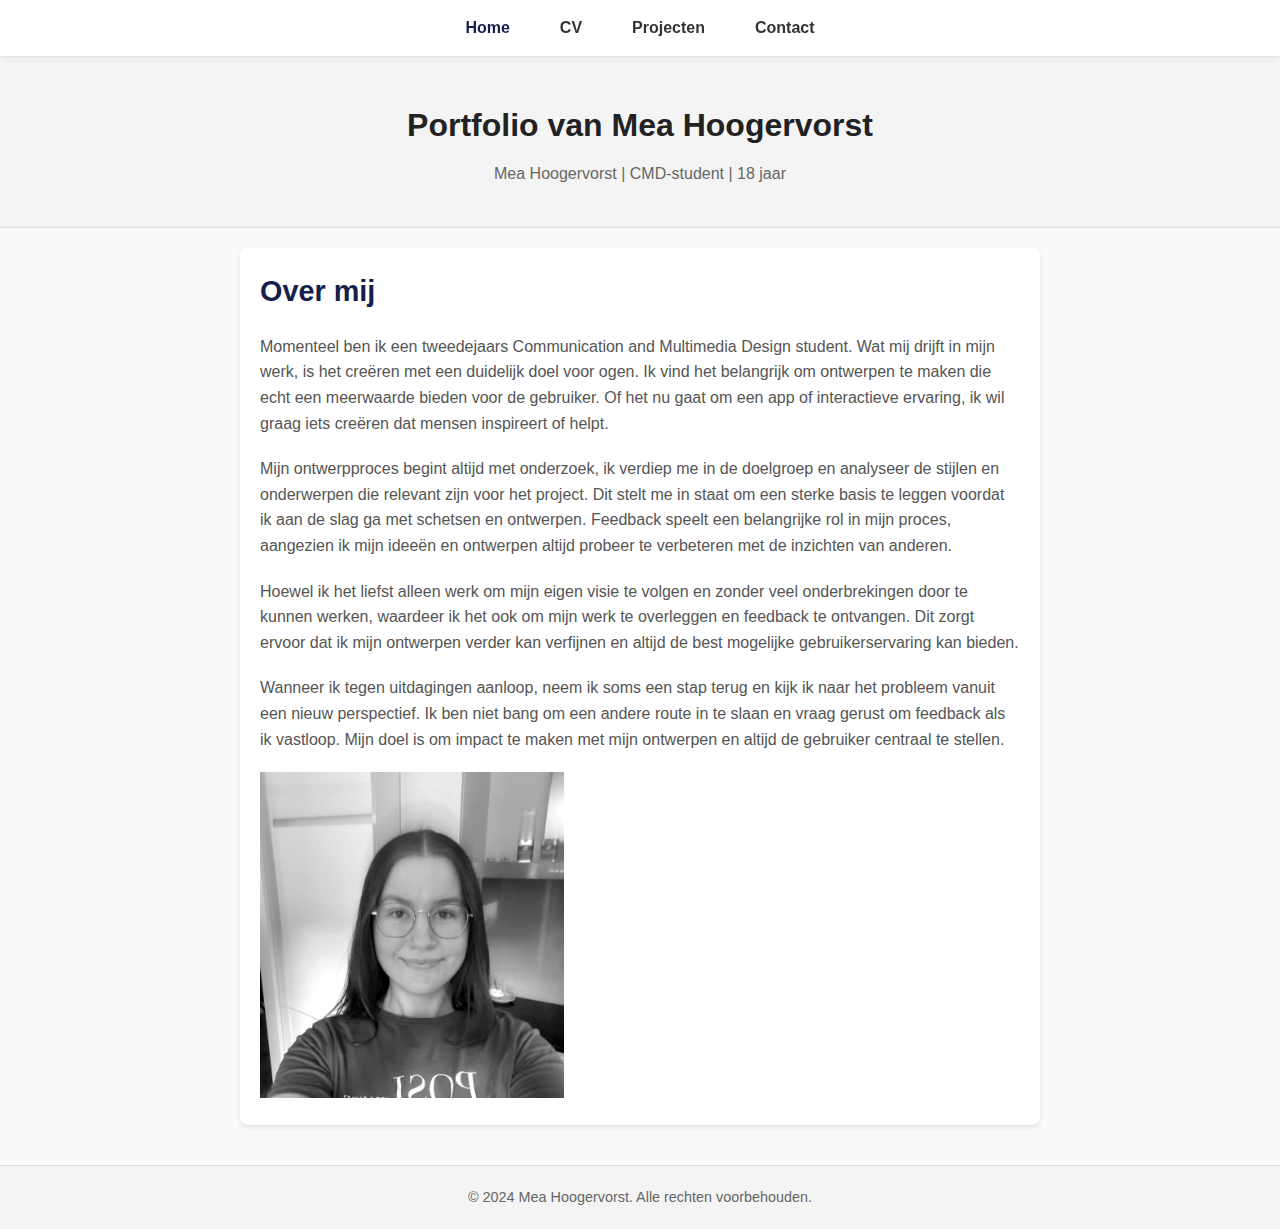
<file: index.html>
<!DOCTYPE html>
<html lang="nl">

<head>
    <meta charset="UTF-8">
    <meta name="viewport" content="width=device-width, initial-scale=1.0">
    <title>Mea Hoogervorst Portfolio</title>
    <link rel="stylesheet" href="style.css">
</head>

<body>
    <nav>
        <ul>
            <li><a href="index.html" class="active">Home</a></li>
            <li><a href="about.html">CV</a></li>
            <li><a href="projects.html">Projecten</a></li>
            <li><a href="contact.html">Contact</a></li>
        </ul>
    </nav>
    <header>
        <h1>Portfolio van Mea Hoogervorst</h1>
        <p> Mea Hoogervorst | CMD-student | 18 jaar </p>
    </header>
    <main>
        <h2>Over mij</h2>
        <section class="home">
            <p>Momenteel ben ik een tweedejaars Communication and Multimedia Design student. Wat mij drijft in mijn
                werk, is het creëren met een duidelijk doel voor ogen. Ik vind het belangrijk om ontwerpen te maken die
                echt een meerwaarde bieden voor de gebruiker. Of het nu gaat om een app of interactieve ervaring, ik wil
                graag iets creëren dat mensen inspireert of helpt.</p>
            <p>Mijn ontwerpproces begint altijd met onderzoek, ik verdiep me in de doelgroep en analyseer de stijlen en
                onderwerpen die relevant zijn voor het project. Dit stelt me in staat om een sterke basis te leggen
                voordat ik aan de slag ga met schetsen en ontwerpen. Feedback speelt een belangrijke rol in mijn proces,
                aangezien ik mijn ideeën en ontwerpen altijd probeer te verbeteren met de inzichten van anderen.</p>
            <p> Hoewel ik het liefst alleen werk om mijn eigen visie te volgen en zonder veel onderbrekingen door te
                kunnen werken, waardeer ik het ook om mijn werk te overleggen en feedback te ontvangen. Dit zorgt ervoor
                dat ik mijn ontwerpen verder kan verfijnen en altijd de best mogelijke gebruikerservaring kan bieden.
            </p>
            <p>Wanneer ik tegen uitdagingen aanloop, neem ik soms een stap terug en kijk ik naar het probleem vanuit een
                nieuw perspectief. Ik ben niet bang om een andere route in te slaan en vraag gerust om feedback als ik
                vastloop. Mijn doel is om impact te maken met mijn ontwerpen en altijd de gebruiker centraal te stellen.
            </p>
            <img src="bestanden/foto.jpg" alt="foto">
        </section>
    </main>
    <footer>
        <p>&copy; 2024 Mea Hoogervorst. Alle rechten voorbehouden.</p>
    </footer>
</body>

</html>
</file>
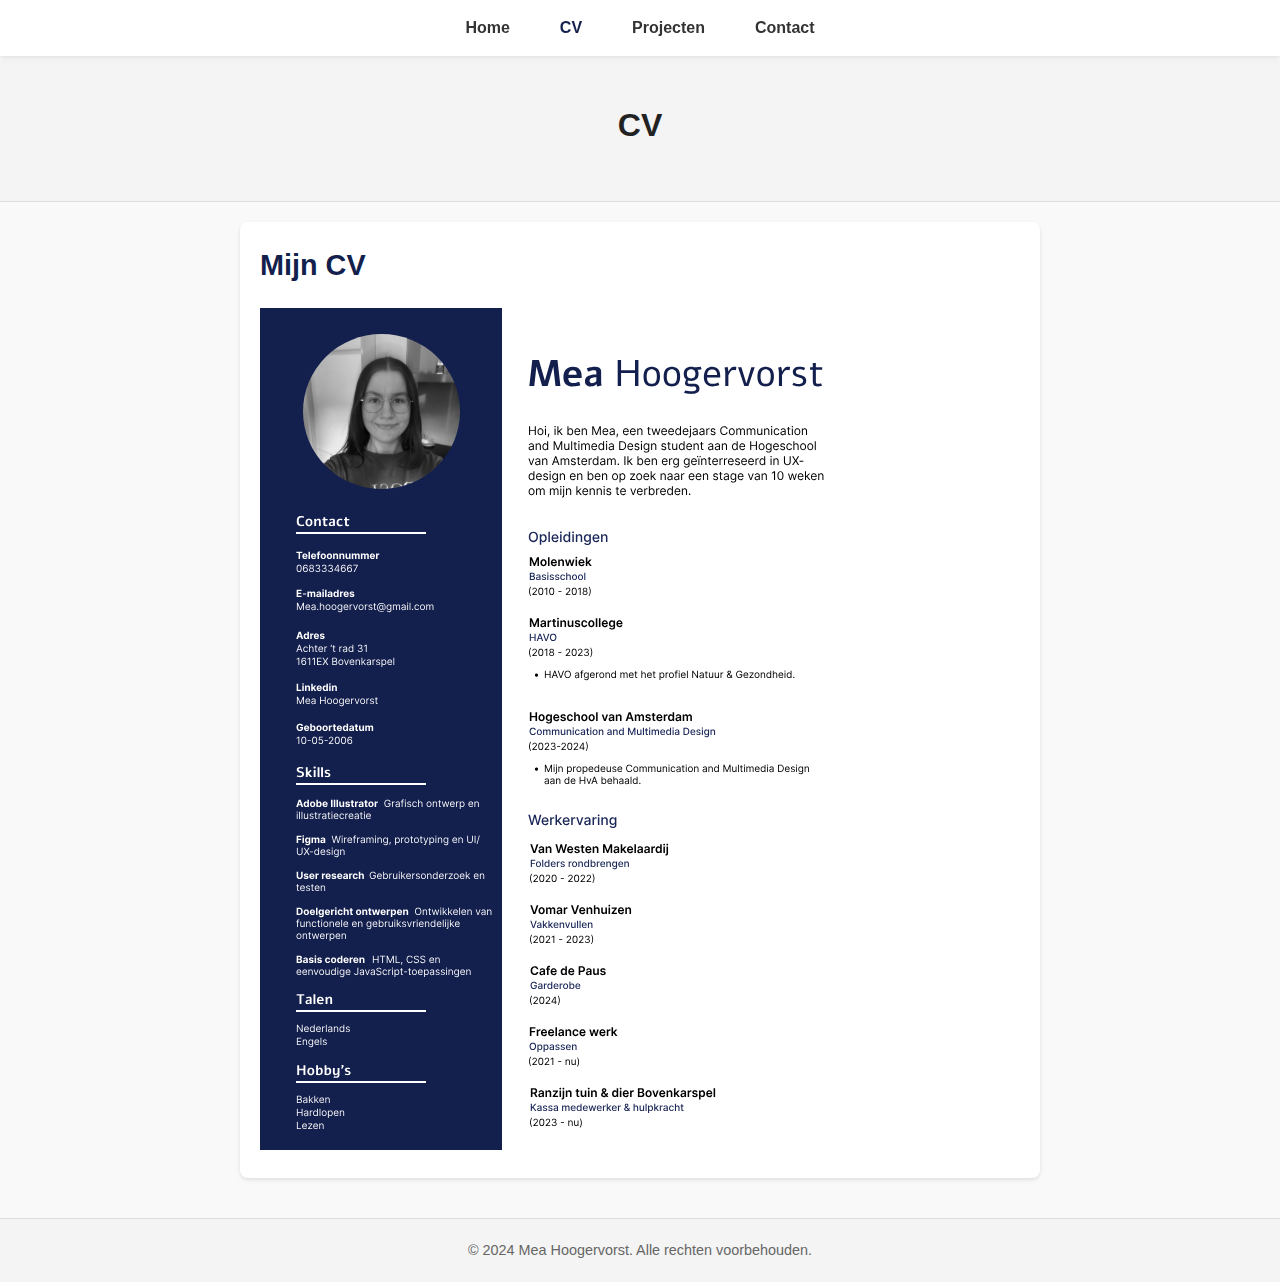
<file: about.html>
<!DOCTYPE html>
<html lang="nl">
<head>
    <meta charset="UTF-8">
    <meta name="viewport" content="width=device-width, initial-scale=1.0">
    <title>Portfolio CMD Student - Over mij</title>
    <link rel="stylesheet" href="style.css">
</head>
<body>
    <nav>
        <ul>
            <li><a href="index.html">Home</a></li>
            <li><a href="about.html" class="active">CV</a></li>
            <li><a href="projects.html">Projecten</a></li>
            <li><a href="contact.html">Contact</a></li>
        </ul>
    </nav>
    <header>
        <h1>CV</h1>
    </header>
    <main>
        <h2>Mijn CV</h2>
        <img src="bestanden/Mea Hoogervorst CV.svg" alt="CV">
    </main>
    <footer>
        <p>&copy; 2024 Mea Hoogervorst. Alle rechten voorbehouden.</p>
    </footer>
</body>
</html>
</file>
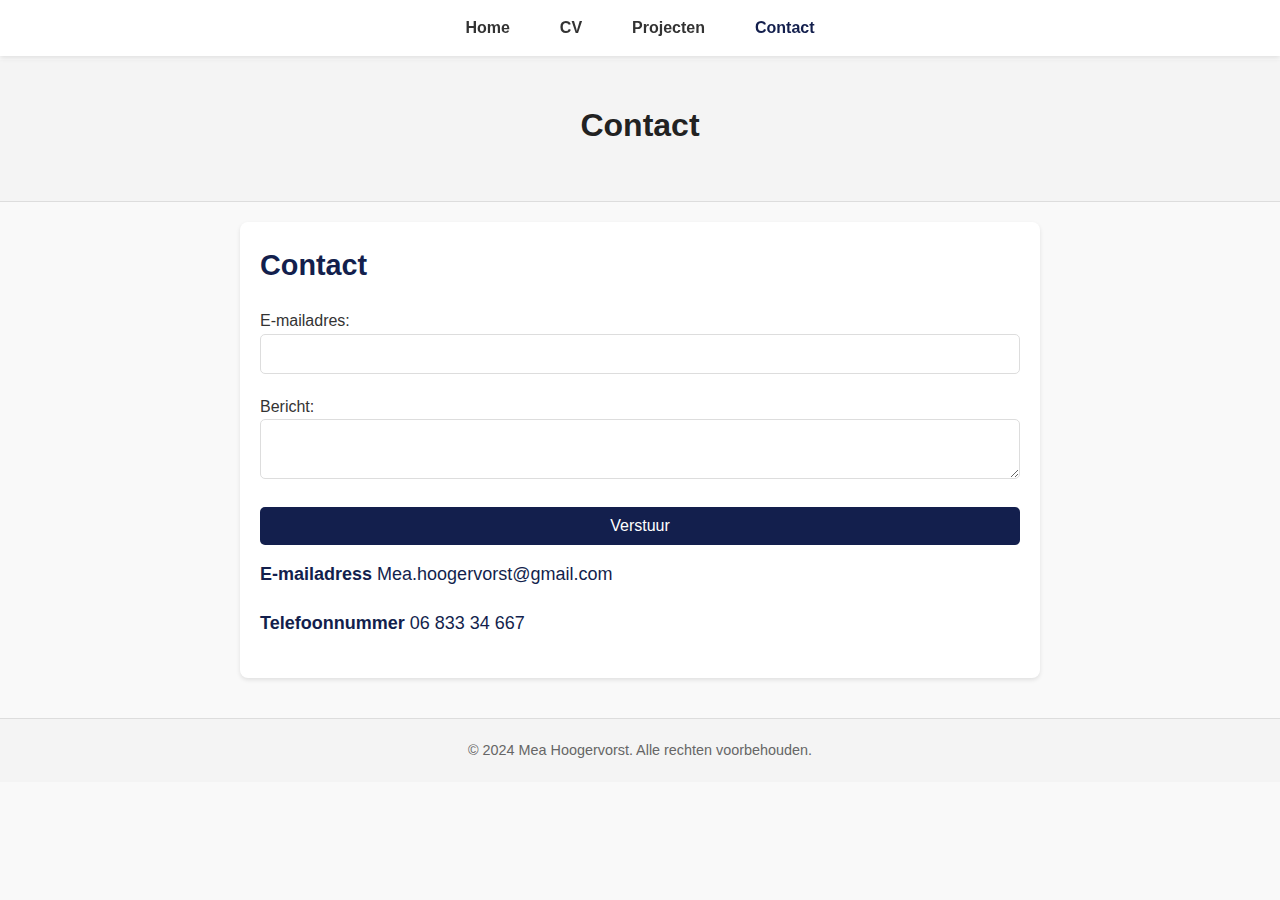
<file: contact.html>
<!DOCTYPE html>
<html lang="nl">

<head>
    <meta charset="UTF-8">
    <meta name="viewport" content="width=device-width, initial-scale=1.0">
    <title>Portfolio CMD Student - Contact</title>
    <link rel="stylesheet" href="style.css">
</head>

<body>
    <nav>
        <ul>
            <li><a href="index.html">Home</a></li>
            <li><a href="about.html">CV</a></li>
            <li><a href="projects.html">Projecten</a></li>
            <li><a href="contact.html" class="active">Contact</a></li>
        </ul>
    </nav>
    <header>
        <h1>Contact</h1>
    </header>
    <main>
        <h2>Contact</h2>
        <form action="https://formspree.io/f/mdkodlyr" method="POST">
            <label>
                E-mailadres:
                <input type="email" name="email">
            </label>
            <label>
                Bericht:
                <textarea name="message"></textarea>
            </label>
            <!-- your other form fields go here -->
            <button type="submit">Verstuur</button>
        </form>

        <div>
            <p><strong>E-mailadress</strong> Mea.hoogervorst@gmail.com </p>
            <p><strong>Telefoonnummer</strong> 06 833 34 667</p>
        </div>

    </main>
    <footer>
        <p>&copy; 2024 Mea Hoogervorst. Alle rechten voorbehouden.</p>
    </footer>
</body>

</html>
</file>
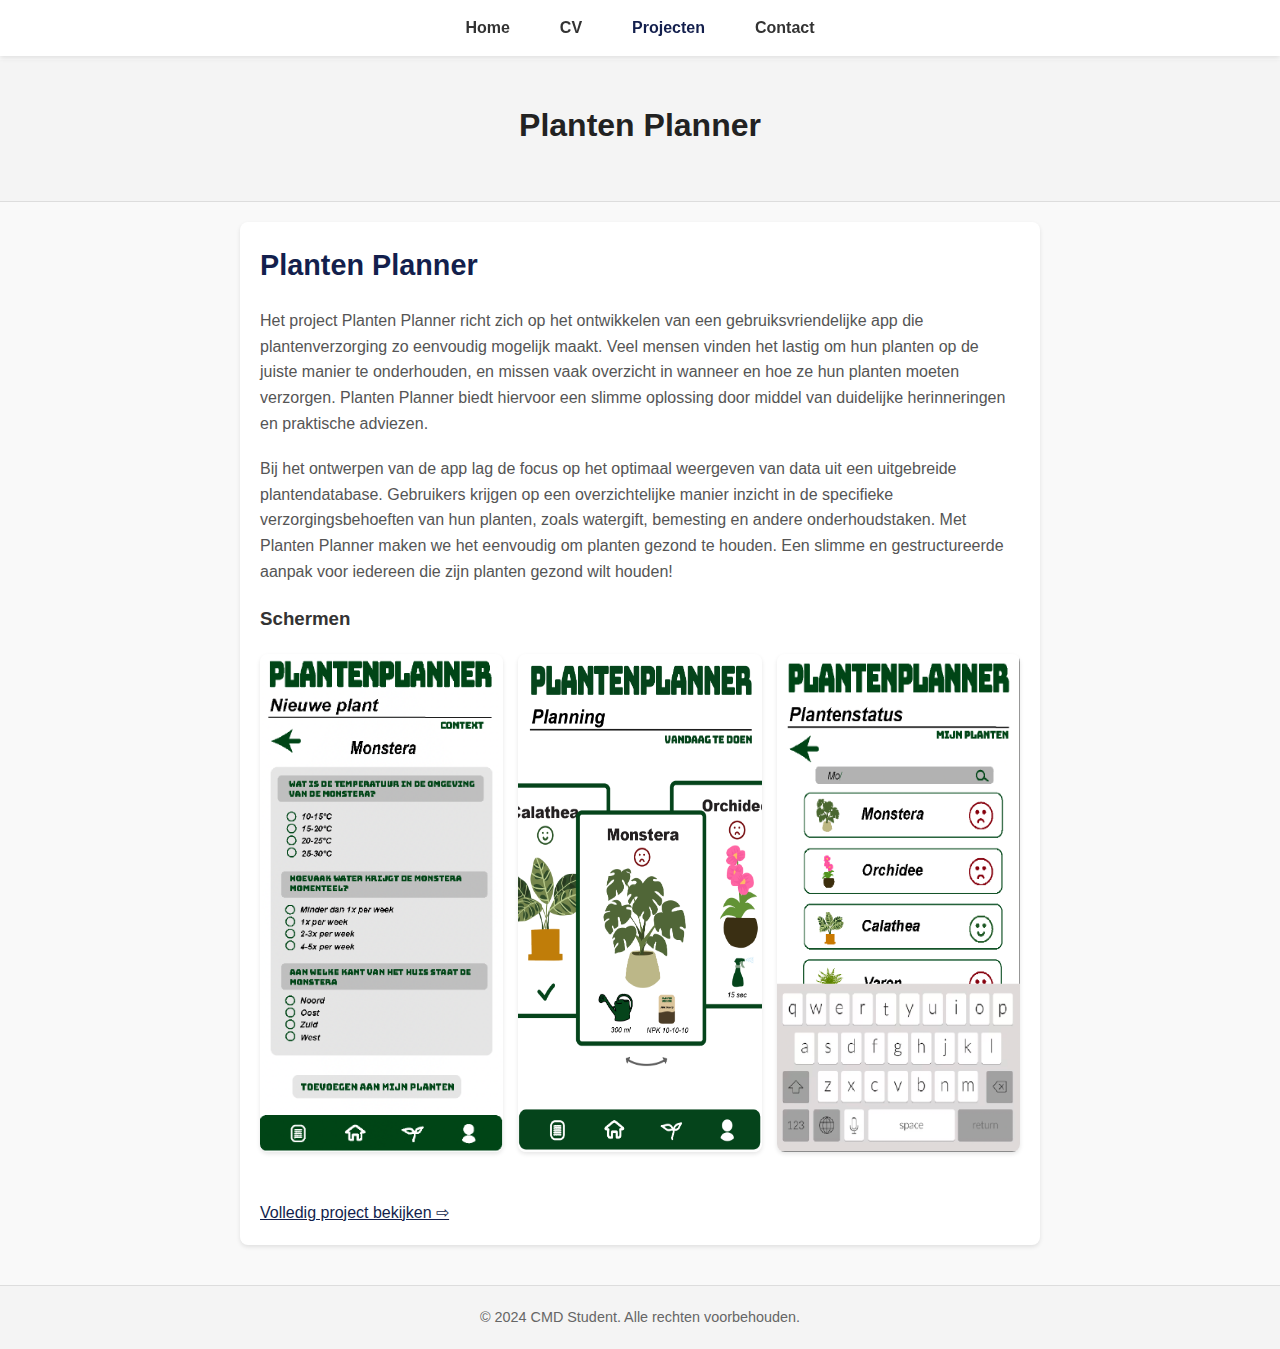
<file: project1.html>
<!DOCTYPE html>
<html lang="nl">
<head>
    <meta charset="UTF-8">
    <meta name="viewport" content="width=device-width, initial-scale=1.0">
    <title>Project 1 - Portfolio Mea Hoogervorst</title>
    <link rel="stylesheet" href="style.css">
</head>
<body>
    <nav>
        <ul>
            <li><a href="index.html">Home</a></li>
            <li><a href="about.html">CV</a></li>
            <li><a href="projects.html" class="active">Projecten</a></li>
            <li><a href="contact.html">Contact</a></li>
        </ul>
    </nav>
    <header>
        <h1>Planten Planner</h1>
    </header>
    <main>
        <h2>Planten Planner</h2>
        <p>Het project Planten Planner richt zich op het ontwikkelen van een gebruiksvriendelijke app die plantenverzorging zo eenvoudig mogelijk maakt. Veel mensen vinden het lastig om hun planten op de juiste manier te onderhouden, en missen vaak overzicht in wanneer en hoe ze hun planten moeten verzorgen. Planten Planner biedt hiervoor een slimme oplossing door middel van duidelijke herinneringen en praktische adviezen.</p>
        <p> Bij het ontwerpen van de app lag de focus op het optimaal weergeven van data uit een uitgebreide plantendatabase. Gebruikers krijgen op een overzichtelijke manier inzicht in de specifieke verzorgingsbehoeften van hun planten, zoals watergift, bemesting en andere onderhoudstaken. 
            
            Met Planten Planner maken we het eenvoudig om planten gezond te houden. Een slimme en gestructureerde aanpak voor iedereen die zijn planten gezond wilt houden!</p>
            <h3>Schermen</h3>
        <div class="project-images">
            <img src="bestanden/Nieuweplant.png" alt="">
            <img src="bestanden/Planningplantenplanner.png" alt="Afbeelding 2 van Project 1">
            <img src="bestanden/Zoeken.png" alt="Afbeelding 3 van Project 1">
        </div>
        
        <div class="pdfplantplanner"> 
      <a href="bestanden/ContentDeliveryMeaHoogervorst-gecomprimeerd.pdf" download>Volledig project bekijken ⇨</a>
    </div>
    </main>
    <footer>
        <p>&copy; 2024 CMD Student. Alle rechten voorbehouden.</p>
    </footer>
</body>
</html>
</file>
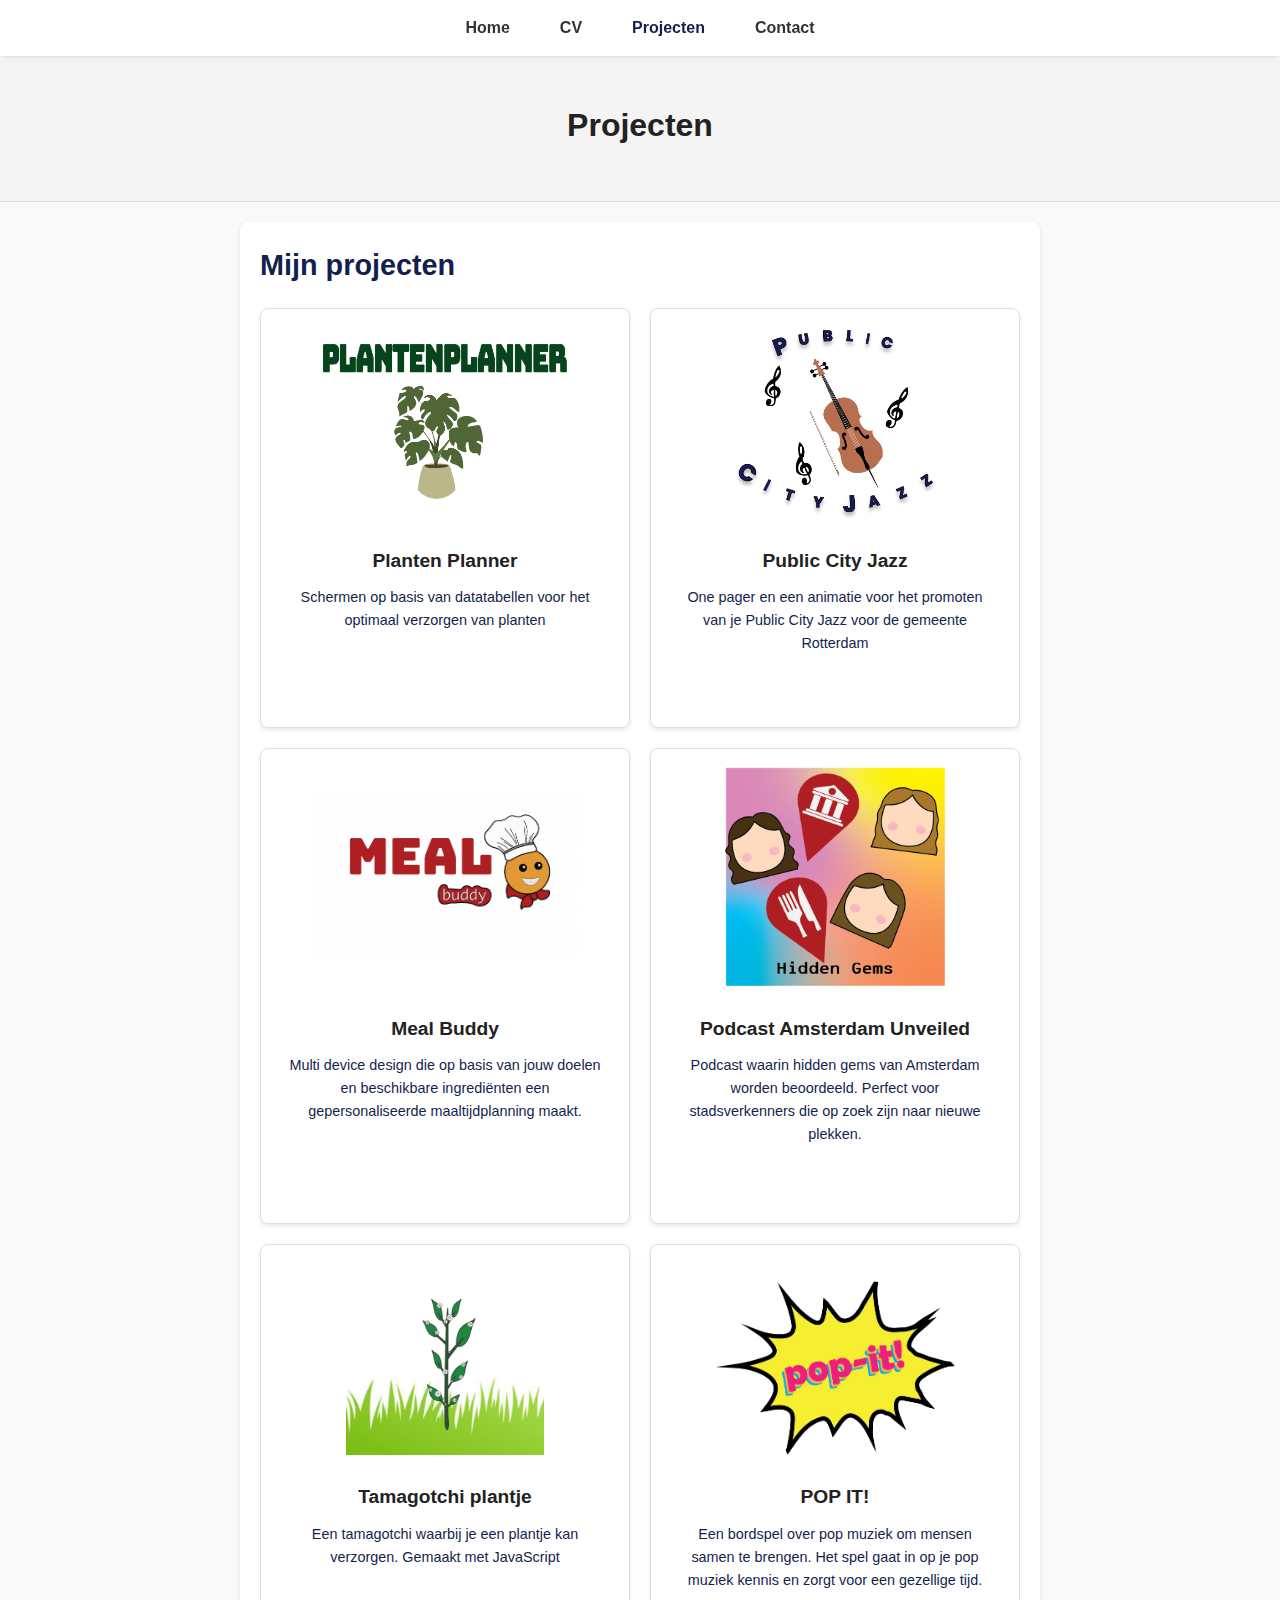
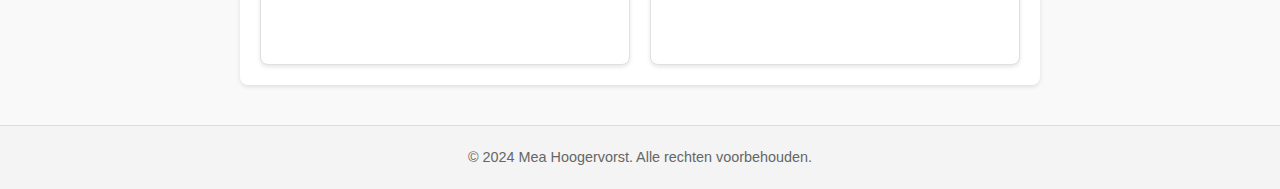
<file: projects.html>
<!DOCTYPE html>
<html lang="nl">
<head>
    <meta charset="UTF-8">
    <meta name="viewport" content="width=device-width, initial-scale=1.0">
    <title>Portfolio CMD Student - Projecten</title>
    <link rel="stylesheet" href="style.css">
</head>
<body>
    <nav>
        <ul>
            <li><a href="index.html">Home</a></li>
            <li><a href="about.html">CV</a></li>
            <li><a href="projects.html" class="active">Projecten</a></li>
            <li><a href="contact.html">Contact</a></li>
        </ul>
    </nav>
    <header>
        <h1>Projecten</h1>
    </header>
    <main>
        <h2>Mijn projecten</h2>
        <div class="projects-grid">
            <!-- Projecten 1 t/m 10 -->
            <div class="project-card">
                <a href="project1.html">
                    <img src="bestanden/plantenplannerenplant.jpg" alt="Planten Planner">
                    <h3>Planten Planner</h3>
                    <p>Schermen op basis van datatabellen voor het optimaal verzorgen van planten</p>
                </a>
            </div>
            <div class="project-card">
                <a href="project2.html">
                    <img src="bestanden/PublicCityJazz.png" alt="Project 2">
                    <h3>Public City Jazz</h3>
                    <p>One pager en een animatie voor het promoten van je Public City Jazz voor de gemeente Rotterdam</p>
                </a>
            </div>
            <div class="project-card">
                <a href="project3.html">
                    <img src="bestanden/MealBuddyLogo.png" alt="MealBuddy">
                    <h3>Meal Buddy</h3>
                    <p>Multi device design die op basis van jouw doelen en beschikbare ingrediënten een gepersonaliseerde maaltijdplanning maakt.</p>
                </a>
            </div>
            <div class="project-card">
                <a href="project4.html">
                    <img src="bestanden/common.thumbnail(1) 2.png" alt="Project 4">
                    <h3>Podcast Amsterdam Unveiled</h3>
                    <p>Podcast waarin hidden gems van Amsterdam worden beoordeeld. Perfect voor stadsverkenners die op zoek zijn naar nieuwe plekken.</p>
                </a>
            </div>
            <div class="project-card">
                <a href="project5.html">
                    <img src="bestanden/Plantjekweken.png" alt="Plantje kweken">
                    <h3>Tamagotchi plantje</h3>
                    <p>Een tamagotchi waarbij je een plantje kan verzorgen. Gemaakt met JavaScript</p>
                </a>
            </div>
            <div class="project-card">
                <a href="project6.html">
                    <img src="bestanden/popitlogo.png" alt="Project 6">
                    <h3>POP IT!</h3>
                    <p>Een bordspel over pop muziek om mensen samen te brengen. Het spel gaat in op je pop muziek kennis en zorgt voor een gezellige tijd.</p>
                </a>
            </div>
          
         
           
            
        </div>
    </main>
    <footer>
        <p>&copy; 2024 Mea Hoogervorst. Alle rechten voorbehouden.</p>
    </footer>
</file>
<file: style.css>
/* Algemene stijlen */
* {
    margin: 0;
    padding: 0;
    box-sizing: border-box;
}

body {
    font-family: 'Arial', sans-serif;
    font-size: 16px;
    line-height: 1.6;
    color: #333;
    background-color: #f9f9f9;
    padding-top: 60px; /* Voor de sticky navigatie */
}

header {
    text-align: center;
    padding: 40px 20px;
    background-color: #f4f4f4;
    border-bottom: 1px solid #ddd;
}

header h1 {
    font-size: 2rem;
    margin-bottom: 10px;
    color: #222;
}

header p {
    font-size: 1rem;
    color: #666;
}

nav {
    position: fixed;
    top: 0;
    width: 100%;
    background-color: white;
    box-shadow: 0 2px 5px rgba(0, 0, 0, 0.1);
    z-index: 1000;
}

nav ul {
    display: flex;
    justify-content: center;
    list-style: none;
    margin: 0;
    padding: 0;
}

nav ul li {
    margin: 0 15px;
}

nav ul li a {
    text-decoration: none;
    color: #333;
    padding: 15px 10px;
    display: inline-block;
    font-weight: bold;
    transition: color 0.3s, border-bottom 0.3s;
}

nav ul li a:hover {
    color: #131F4D;
    border-bottom: 2px solid #131F4D;
}

main {
    max-width: 800px;
    margin: 20px auto;
    padding: 20px;
    background: white;
    border-radius: 8px;
    box-shadow: 0 2px 4px rgba(0, 0, 0, 0.1);
}

main h2 {
    font-size: 1.8rem;
    margin-bottom: 20px;
    color:#131F4D;
}

main p {
    font-size: 1rem;
    color: #555;
    margin-bottom: 20px;
}

.projects-grid {
    display: grid;
    grid-template-columns: repeat(auto-fit, minmax(250px, 1fr));
    gap: 20px;
}

.project-card {
    background: #f9f9f9;
    border: 1px solid #ddd;
    border-radius: 8px;
    padding: 15px;
    text-align: center;
    transition: box-shadow 0.3s;
}

.project-card:hover {
    box-shadow: 0 4px 8px rgba(0, 0, 0, 0.1);
}

.project-card img {
    width: 100%;
    border-radius: 5px;
    margin-bottom: 10px;
}

form label {
    font-size: 1rem;
    margin-bottom: 5px;
    display: block;
    color: #333;
}

form input, form textarea, form button {
    width: 100%;
    padding: 10px;
    margin-bottom: 15px;
    border: 1px solid #ddd;
    border-radius: 5px;
    font-size: 1rem;
}

form button {
    background-color: #131F4D;
    color: white;
    border: none;
    cursor: pointer;
    transition: background-color 0.3s;
}

form button:hover {
    background-color: #131F4D;

}

footer {
    text-align: center;
    padding: 20px;
    background: #f4f4f4;
    border-top: 1px solid #ddd;
    margin-top: 40px;
    font-size: 0.9rem;
    color: #666;
}
nav ul li a.active {
    color: #131F4D;
    border-bottom: 2px solid:rgb(0, 137, 14);
}
.project-images {
    display: flex;
    flex-wrap: wrap;
    gap: 15px;
    margin-top: 20px;
}

.project-images img {
    max-width: calc(33.33% - 10px);
    border-radius: 8px;
    box-shadow: 0 2px 4px rgba(0, 0, 0, 0.1);
    transition: transform 0.3s;
}

.project-images img:hover {
    transform: scale(1.05);
    box-shadow: 0 4px 8px rgba(0, 0, 0, 0.2);
}
.projects-grid {
    display: grid;
    grid-template-columns: repeat(auto-fit, minmax(250px, 1fr));
    gap: 20px;
    margin-top: 20px;
}

.project-card {
    border: 1px solid #e0e0e0;
    border-radius: 8px;
    overflow: hidden;
    box-shadow: 0 2px 4px rgba(0, 0, 0, 0.1);
    transition: transform 0.3s, box-shadow 0.3s;
    background-color: white;
}

.project-card img {
    width: 100%;
    height: 150px;
    object-fit: cover;
}

.project-card h3 {
    font-size: 1.2rem;
    margin: 10px;
}

.project-card p {
    font-size: 0.9rem;
    margin: 0 10px 10px;
}

.project-card:hover {
    transform: scale(1.02);
    box-shadow: 0 4px 8px rgba(0, 0, 0, 0.2);
}
a{
    text-decoration: none;
    color: #222;
}

  
  .project-card img {
    width: 80%; /* Laat de afbeelding de breedte van het kader vullen */
    height: 50%; /* Zorg ervoor dat de afbeelding de hoogte van het kader vult */
    object-fit: cover; /* Snijd de afbeelding bij zodat die het kader volledig vult */
    border-radius: 8px 8px 0 0; /* Optioneel: afgeronde hoeken alleen bovenaan */
    object-fit: contain;
  }
  div p{
    color: #131F4D;
    font-size: large;
  }

  .pdfplantplanner a{
    text-decoration: underline;
    color:#131F4D;
  }
  .pdfplantplanner{
    margin-top: 3em;
  }
  h4{
    margin-top: 2em;
    margin-bottom: 1em;
    font-size: large;
  }

  .project-plant img{
    width: 80%;
    margin-top: 1em;
  }
section img{
    width: 40%;
}
</file>
